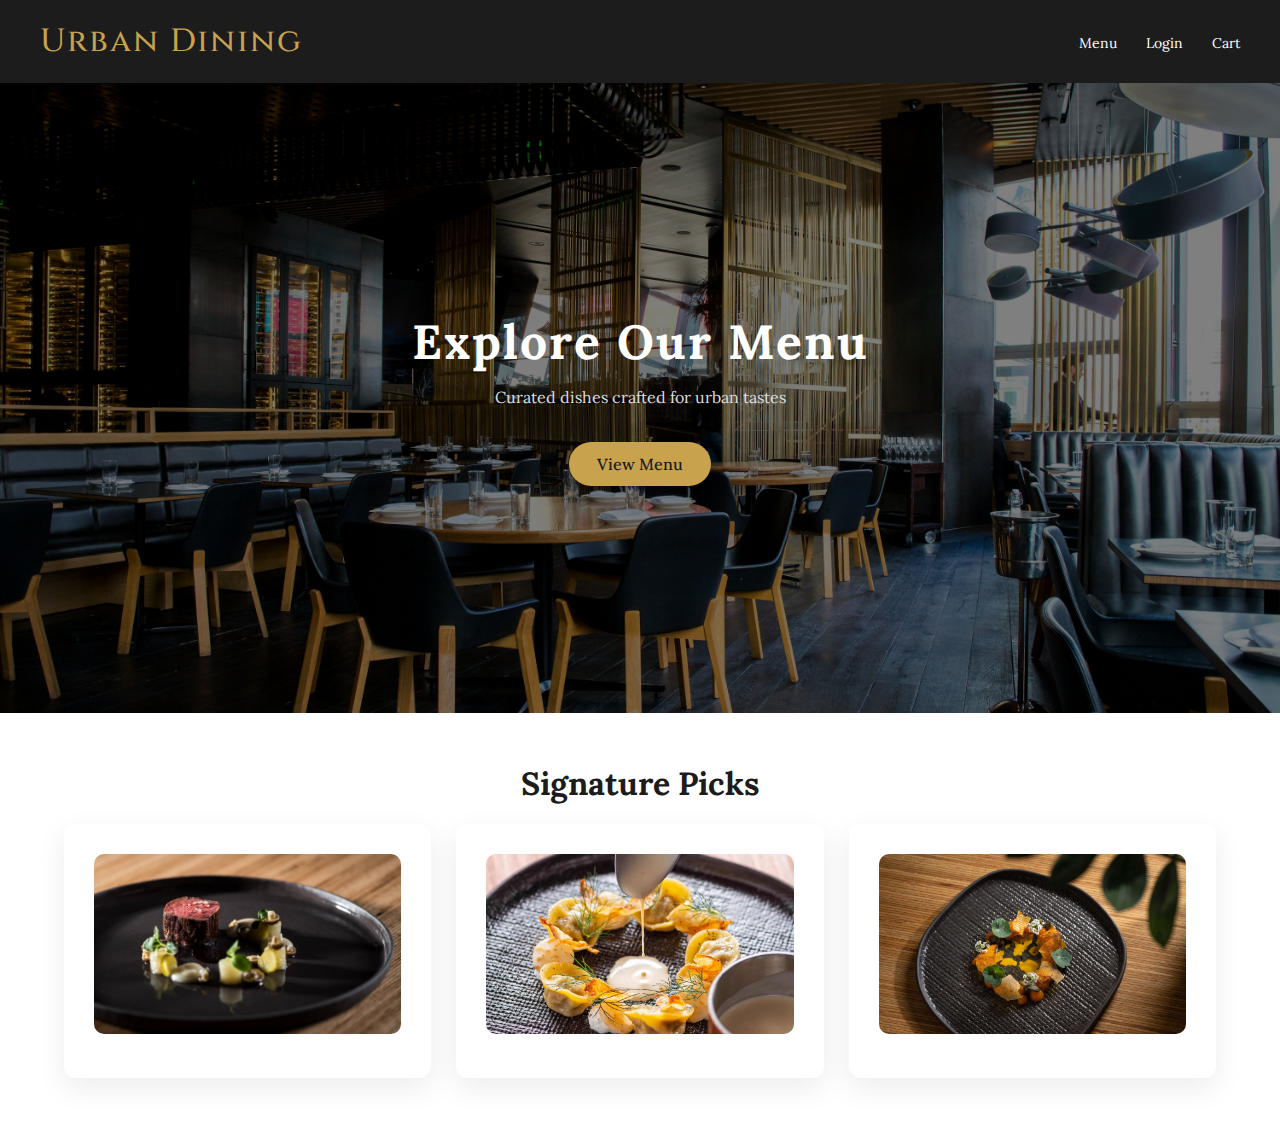
<file: frontend/index.html>
<!DOCTYPE html>
<html lang="en">

<head>
    <meta charset="UTF-8">
    <meta name="viewport" content="width=device-width, initial-scale=1.0">
    <title>Urban Dining | Fine Dining Restaurant | Vellore</title>
    <link rel="stylesheet" href="css/style.css">
    <link href="https://fonts.googleapis.com/css2?family=Cinzel:wght@400;700&display=swap" rel="stylesheet">
    <link rel="stylesheet" href="https://fonts.googleapis.com/css2?family=Lora:wght@400;500;700&display=swap">
</head>

<body>
    <header>
        <h1>Urban Dining</h1>
        <nav>
            <a href="menu.html">Menu</a>
            <a href="orders.html" id="orders-link" style="display:none;">Orders</a>
            <a href="login.html" id="login-link">Login</a>
            <a href="cart.html">Cart</a>
        </nav>
    </header>
    <div class="hero">
        <h2>Explore Our Menu</h2>
        <p>Curated dishes crafted for urban tastes</p>
        <a href="menu.html" class="hero-btn">View Menu</a>
    </div>
    <div class="container">
        <h1 style="text-align:center;">Signature Picks</h1>

        <div class="menu-grid">
            <div class="card">
                <img src="assets/beef.jpg" class="menu-img">
            </div>

            <div class="card">
                <img src="assets/momos.jpg" class="menu-img">
            </div>

            <div class="card">
                <img src="assets/desert.jpg" class="menu-img">
            </div>
        </div>
    </div>


</body>

</html>
</file>
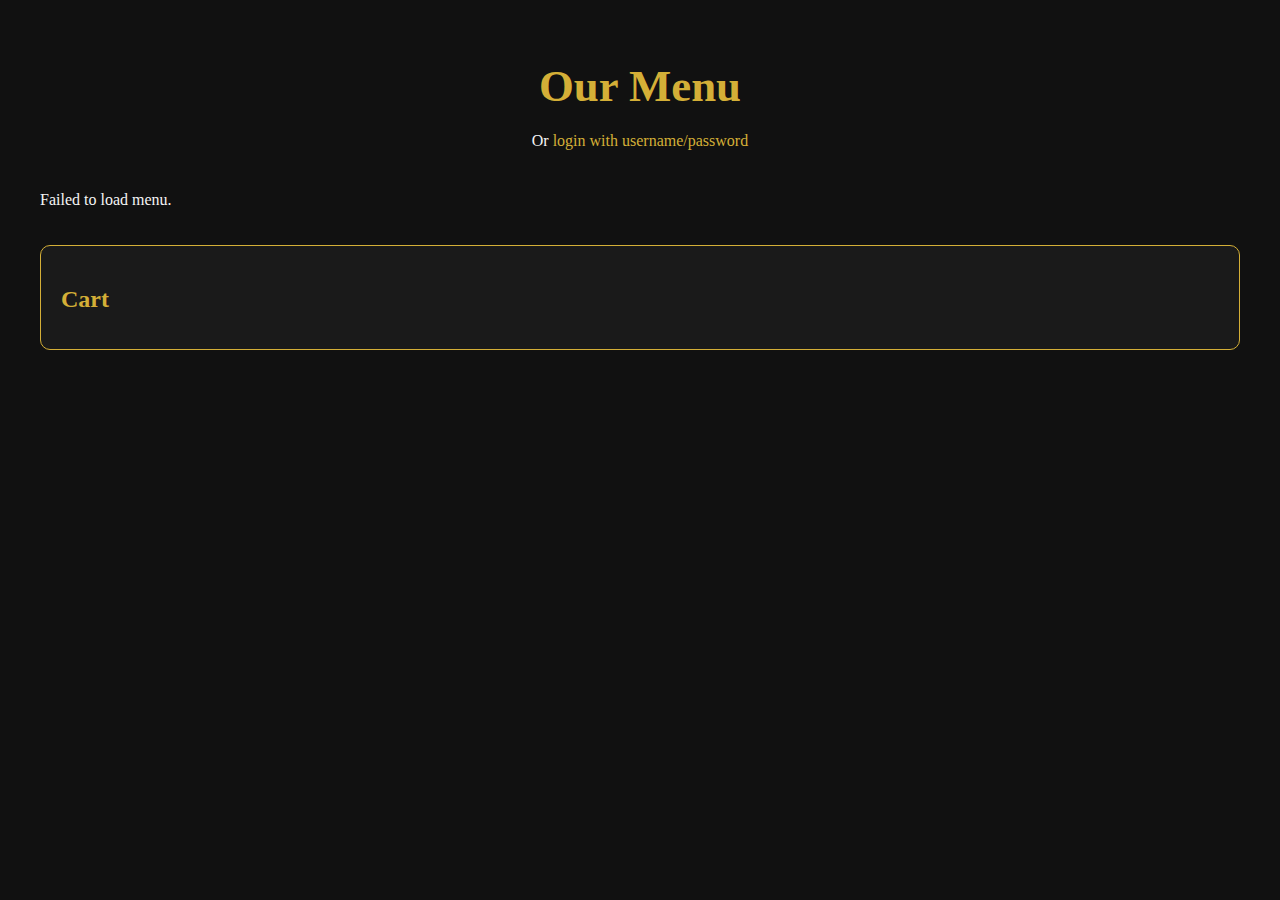
<file: frontend/menu.html>
<!DOCTYPE html>
<html lang="en">

<head>
    <meta charset="UTF-8">
    <meta name="viewport" content="width=device-width, initial-scale=1.0">
    <title>Urban Dining | Menu - Restaurant Management</title>
    <script src="https://accounts.google.com/gsi/client" async defer></script>
    <link rel="stylesheet" href="css/menu.css">
</head>

<body>
    <div class="container">
        <h1>Our Menu</h1>
        <div id="login-section" style="display: block;">
            <div id="g_id_onload"
                data-client_id="334921262476-b33hd14qv2437f7i0t1jof08ipu7h8m2.apps.googleusercontent.com"
                data-callback="handleGoogleLogin" data-auto_prompt="false">
            </div>
            <div class="g_id_signin" data-type="standard"></div>
            <p>Or <a href="login.html">login with username/password</a></p>
        </div>
        <div id="user-info" style="display: none;">
            <button onclick="logout()">Logout</button></p>
            <button id="view-orders" style="display: none;" onclick="viewOrders()">View Orders</button>
        </div>
        <div id="add-item-form"
            style="display: none; margin-top: 20px; padding: 20px; border: 1px solid #ccc; border-radius: 5px;">
            <h3>Add New Menu Item</h3>
            <input type="text" id="new-name" placeholder="Name" required>
            <textarea id="new-description" placeholder="Description" required></textarea>
            <input type="number" id="new-price" placeholder="Price (INR)" step="0.01" required>
            <input type="text" id="new-image" placeholder="Image Path (e.g., assets/image.jpg)">
            <button onclick="addNewItem()">Add Item</button>
            <button onclick="document.getElementById('add-item-form').style.display='none'">Cancel</button>
        </div>
        <button id="show-add-form" style="display: none; margin: 20px;"
            onclick="document.getElementById('add-item-form').style.display='block'">Add New Item</button>
        <div id="menu-container" class="menu-grid"></div>
        <div id="cart-summary" style="margin-top: 20px;">
            <h2>Cart</h2>
            <ul id="cart-list"></ul>
            <button id="place-order" style="display: none;">Place Order</button>
        </div>
    </div>

    <script>
        let token = localStorage.getItem('jwtToken');
        let isLoggedIn = !!token;
        let isAdmin = false;

        // Function to update login status
        function updateLoginStatus() {
            token = localStorage.getItem('jwtToken');
            isLoggedIn = !!token;
            if (token) {
                try {
                    const payload = JSON.parse(atob(token.split('.')[1]));
                    console.log("JWT PAYLOAD:", payload);
                    isAdmin = payload.role === 'admin';
                } catch (e) {
                    console.error('Invalid JWT token:', e);
                    isLoggedIn = false;  // Reset if token is bad
                }
            }
            // Update UI
            if (isLoggedIn) {
                document.getElementById('login-section').style.display = 'none';
                document.getElementById('user-info').style.display = 'block';
                if (isAdmin) {
                    document.getElementById('show-add-form').style.display = 'block';
                    document.getElementById('view-orders').style.display = 'block';
                }
            } else {
                document.getElementById('login-section').style.display = 'block';
                document.getElementById('user-info').style.display = 'none';
                document.getElementById('show-add-form').style.display = 'none';
                document.getElementById('view-orders').style.display = 'none';
            }
        }

        // Call on page load
        updateLoginStatus();

        // GIS callback function
        async function handleGoogleLogin(response) {
            const idToken = response.credential;
            try {
                const res = await fetch('http://127.0.0.1:5000/api/google-login', {
                    method: 'POST',
                    headers: { 'Content-Type': 'application/json' },
                    body: JSON.stringify({ id_token: idToken })
                });
                const data = await res.json();
                if (data.token) {
                    localStorage.setItem('jwtToken', data.token);
                    token = data.token
                    updateLoginStatus();  // Re-evaluate status
                    loadMenu();  // Reload menu with auth
                } else {
                    alert('Login failed: ' + (data.error || 'Unknown error'));
                }
            } catch (error) {
                console.error('Google login error:', error);
                alert('Login error');
            }
        }

        console.log('Token:', token);
        console.log('isLoggedIn:', isLoggedIn);
        console.log('isAdmin:', isAdmin);
        function logout() {
            localStorage.removeItem('jwtToken');
            updateLoginStatus();
            loadMenu();  // Reload without auth
        }

        async function loadMenu() {
            try {
                const response = await fetch('http://127.0.0.1:5000/api/menu', {
                    headers: token ? { 'Authorization': `Bearer ${token}` } : {}
                });
                const menuItems = await response.json();
                displayMenu(menuItems);
            } catch (error) {
                console.error('Error loading menu:', error);
                document.getElementById('menu-container').innerHTML = '<p>Failed to load menu.</p>';
            }
        }

        function displayMenu(items) {
            const container = document.getElementById('menu-container');
            container.innerHTML = '';
            items.forEach(item => {
                const itemDiv = document.createElement('div');
                itemDiv.className = 'menu-item';
                itemDiv.innerHTML = `
                <img src="${item.image || 'placeholder.jpg'}" alt="${item.name}">
                <h3>${item.name}</h3>
                <p>${item.description}</p>
                <p class="price">₹${item.price}</p>
                <button class="add-to-cart" onclick="addToCart('${item.id}', '${item.name}', ${item.price})">Add to Cart</button>
                ${isAdmin ? `
                    <div class="admin-controls">
                        <button onclick="editItem('${item.id}', '${item.name}', '${item.description}', ${item.price}, '${item.image}')">Edit</button>
                        <button onclick="deleteItem('${item.id}')">Delete</button>
                    </div>
                ` : ''}
            `;
                container.appendChild(itemDiv);
            });
        }

        let cart = [];
        function addToCart(id, name, price) {
            cart.push({ id, name, price });
            updateCartDisplay();
        }

        function updateCartDisplay() {
            const cartList = document.getElementById('cart-list');
            cartList.innerHTML = cart.map(item => `<li>${item.name} - ₹${item.price}</li>`).join('');  // Fixed to rupees
            document.getElementById('place-order').style.display = cart.length > 0 ? 'block' : 'none';
        }

        document.getElementById('place-order').addEventListener('click', async () => {
            if (!isLoggedIn) return alert('Please log in to place an order.');
            try {
                const response = await fetch('http://127.0.0.1:5000/api/orders', {
                    method: 'POST',
                    headers: { 'Content-Type': 'application/json', 'Authorization': `Bearer ${token}` },
                    body: JSON.stringify({ items: cart })
                });
                if (response.ok) {
                    alert('Order placed!');
                    cart = [];
                    updateCartDisplay();
                } else {
                    alert('Failed to place order.');
                }
            } catch (error) {
                console.error('Error placing order:', error);
            }
        });

        async function addNewItem() {
            const name = document.getElementById('new-name').value;
            const description = document.getElementById('new-description').value;
            const price = parseFloat(document.getElementById('new-price').value);
            const image = document.getElementById('new-image').value;
            if (!name || !description || !price) return alert('Fill all fields');
            try {
                const response = await fetch('http://127.0.0.1:5000/api/menu', {
                    method: 'POST',
                    headers: { 'Content-Type': 'application/json', 'Authorization': `Bearer ${token}` },
                    body: JSON.stringify({ name, description, price, image })
                });
                if (response.ok) {
                    alert('Item added!');
                    document.getElementById('add-item-form').style.display = 'none';
                    loadMenu();
                } else {
                    alert('Failed to add item');
                }
            } catch (error) {
                console.error('Error adding item:', error);
            }
        }

        function editItem(id, name, description, price, image) {
            const newName = prompt('New Name:', name);
            const newDesc = prompt('New Description:', description);
            const newPrice = prompt('New Price:', price);
            const newImage = prompt('New Image:', image);
            if (newName && newDesc && newPrice) {
                fetch(`http://127.0.0.1:5000/api/menu/${id}`, {
                    method: 'PUT',
                    headers: { 'Content-Type': 'application/json', 'Authorization': `Bearer ${token}` },
                    body: JSON.stringify({ name: newName, description: newDesc, price: parseFloat(newPrice), image: newImage })
                }).then(() => loadMenu());
            }
        }

        function deleteItem(id) {
            if (confirm('Delete this item?')) {
                fetch(`http://127.0.0.1:5000/api/menu/${id}`, { method: 'DELETE', headers: { 'Authorization': `Bearer ${token}` } })
                    .then(() => loadMenu());
            }
        }

        function viewOrders() {
            // Placeholder: Implement fetching /api/orders/all for admins
            alert('View Orders: Fetch and display all orders here.');
        }

        loadMenu();
    </script>
</body>

</html>
</file>
<file: frontend/css/style.css>
:root {
    --dark: #1c1c1c;
    --white: #ffffff;
    --gold: #c9a24d;
    --gray: #f2f2f2;
    --text-gray: #666666;
}

* {
    margin: 0;
    padding: 0;
    box-sizing: border-box;
    font-family: 'Lora', serif;
}

body {
    background-color: var(--white);
    color: var(--dark);
}

header {
    background: var(--dark);
    padding: 20px 40px;
    display: flex;
    justify-content: space-between;
    align-items: center;
}

header h1 {
    color: var(--gold);
    font-weight: 500;
    letter-spacing: 2px;
    font-family: 'Cinzel', serif;

}

nav a {
    color: var(--white);
    margin-left: 25px;
    text-decoration: none;
    font-size: 14px;
    font-family: 'Lora', serif;
}

nav a:hover {
    color: var(--gold);
}

.container {
    width: 90%;
    max-width: 1200px;
    margin: 50px auto;
}

.card {
    background: var(--white);
    border-radius: 12px;
    margin-top: 20px;
    padding: 30px;
    box-shadow: 0 10px 30px rgba(0, 0, 0, 0.08);
    transition: transform 0.2s ease;
}

.card:hover {
    transform: translateY(-5px);
}

button {
    background: var(--dark);
    color: var(--white);
    border: none;
    padding: 10px 18px;
    border-radius: 8px;
    cursor: pointer;
    font-size: 14px;
}

button:hover {
    background: var(--gold);
    color: var(--dark);
}

input {
    width: 100%;
    padding: 12px;
    margin: 10px 0;
    border-radius: 8px;
    border: 1px solid #ddd;
}

.menu-grid {
    display: grid;
    grid-template-columns: repeat(auto-fit, minmax(250px, 1fr));
    gap: 25px;
}

.price {
    color: var(--gold);
    font-weight: 500;
}


.hero {
    height: 70vh;
    background: linear-gradient(rgba(0, 0, 0, 0.5), rgba(0, 0, 0, 0.5)),
        url("../assets/hero1.jpg") center/cover;
    color: white;
    display: flex;
    flex-direction: column;
    justify-content: center;
    align-items: center;
    text-align: center;
}

.hero h2 {
    font-size: 48px;
    letter-spacing: 2px;

}

.hero p {
    margin: 15px 0;
    color: #ddd;
}

.hero-btn {
    margin-top: 20px;
    padding: 12px 28px;
    background: var(--gold);
    color: var(--dark);
    text-decoration: none;
    border-radius: 30px;
    font-weight: 500;
}

.menu-img {
    width: 100%;
    height: 180px;
    object-fit: cover;
    border-radius: 10px;
    margin-bottom: 10px;
}
</file>
<file: frontend/css/menu.css>
/* ======== Global Styles ======== */


body {
    margin: 0;
    padding: 0;
    font-family: 'Lora', serif;
    background-color: #111;
    /* Deep black background */
    color: #f5f5f5;
    /* Soft white text */
}

a {
    color: #d4af37;
    /* Gold color for links */
    text-decoration: none;
}

a:hover {
    text-decoration: underline;
}

/* ======== Container ======== */
.container {
    max-width: 1200px;
    margin: 0 auto;
    padding: 30px 20px;
}

/* ======== Headings ======== */
h1 {
    font-family: 'Cinzel', serif;
    font-size: 2.8rem;
    color: #d4af37;
    /* Gold heading */
    margin-bottom: 20px;
    text-align: center;
}

/* ======== Menu Grid ======== */
.menu-grid {
    display: grid;
    grid-template-columns: repeat(auto-fit, minmax(280px, 1fr));
    gap: 25px;
}

/* ======== Menu Item ======== */
.menu-item {
    background-color: #1a1a1a;
    /* Dark gray card */
    border: 1px solid #d4af37;
    /* Thin gold border */
    border-radius: 10px;
    padding: 15px;
    box-shadow: 0 4px 10px rgba(212, 175, 55, 0.2);
    display: flex;
    flex-direction: column;
    justify-content: space-between;
    transition: transform 0.2s ease, box-shadow 0.2s ease;
}

.menu-item:hover {
    transform: translateY(-5px);
    box-shadow: 0 6px 15px rgba(212, 175, 55, 0.4);
}

/* ======== Images ======== */
.menu-item img {
    width: 100%;
    height: 180px;
    object-fit: cover;
    border-radius: 8px;
    margin-bottom: 15px;
}

/* ======== Titles & Description ======== */
.menu-item h3 {
    font-family: 'Cinzel', serif;
    color: #d4af37;
    margin: 10px 0 5px 0;
    font-size: 1.4rem;
}

.menu-item p {
    font-family: 'Lora', serif;
    font-size: 0.95rem;
    color: #ccc;
    line-height: 1.4;
}

/* ======== Price ======== */
.price {
    font-weight: bold;
    color: #d4af37;
    margin: 10px 0;
    font-size: 1.1rem;
}

/* ======== Buttons ======== */
button,
.add-to-cart {
    font-family: 'Lora', serif;
    padding: 10px;
    border: none;
    border-radius: 5px;
    background-color: #d4af37;
    color: #111;
    cursor: pointer;
    font-weight: bold;
    transition: all 0.2s ease;
}

button:hover,
.add-to-cart:hover {
    background-color: #b38b2e;
}

.add-to-cart:disabled {
    background-color: #555;
    cursor: not-allowed;
}

/* ======== Login & Admin Sections ======== */
#login-section,
#user-info {
    text-align: center;
    margin-bottom: 25px;
}

#login-section a {
    color: #d4af37;
}

.admin-controls {
    display: flex;
    gap: 10px;
    margin-top: 10px;
}

.admin-controls button {
    background-color: #111;
    border: 1px solid #d4af37;
    color: #d4af37;
}

.admin-controls button:hover {
    background-color: #d4af37;
    color: #111;
}

/* ======== Cart Section ======== */
#cart-summary {
    background-color: #1a1a1a;
    border: 1px solid #d4af37;
    padding: 20px;
    border-radius: 10px;
}

#cart-summary h2 {
    color: #d4af37;
    margin-bottom: 15px;
}

#cart-list li {
    margin-bottom: 8px;
    font-size: 1rem;
}
</file>
